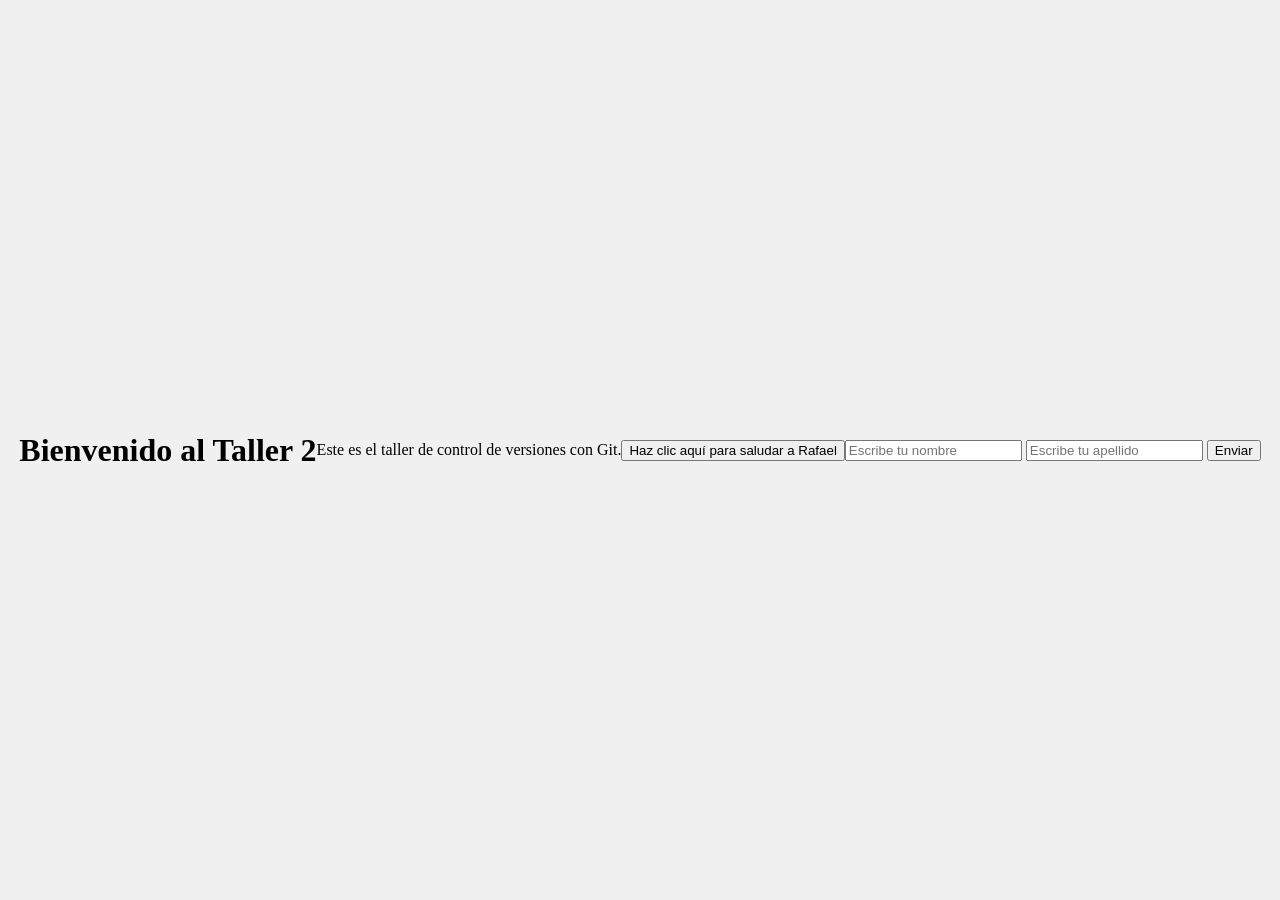
<file: index.html>
<!DOCTYPE html>
<html lang="en">
<head>
    <meta charset="UTF-8">
    <meta name="viewport" content="width=device-width, initial-scale=1.0">
    <title>Taller 2</title>
    <link rel="stylesheet" href="styles.css">
</head>
<body>
    <h1>Bienvenido al Taller 2</h1>
    <p>Este es el taller de control de versiones con Git.</p>
    <button onclick="saludos('Rafael')">Haz clic aquí para saludar a Rafael</button>

    <form action="" method="post">
        <input type="text" name="nombre" id="" placeholder="Escribe tu nombre">
        <input type="text" name="apellido" id="" placeholder="Escribe tu apellido">
        <input type="submit" value="Enviar">
    </form>
    <script src="index.js"></script>
</body>
</html>
</file>
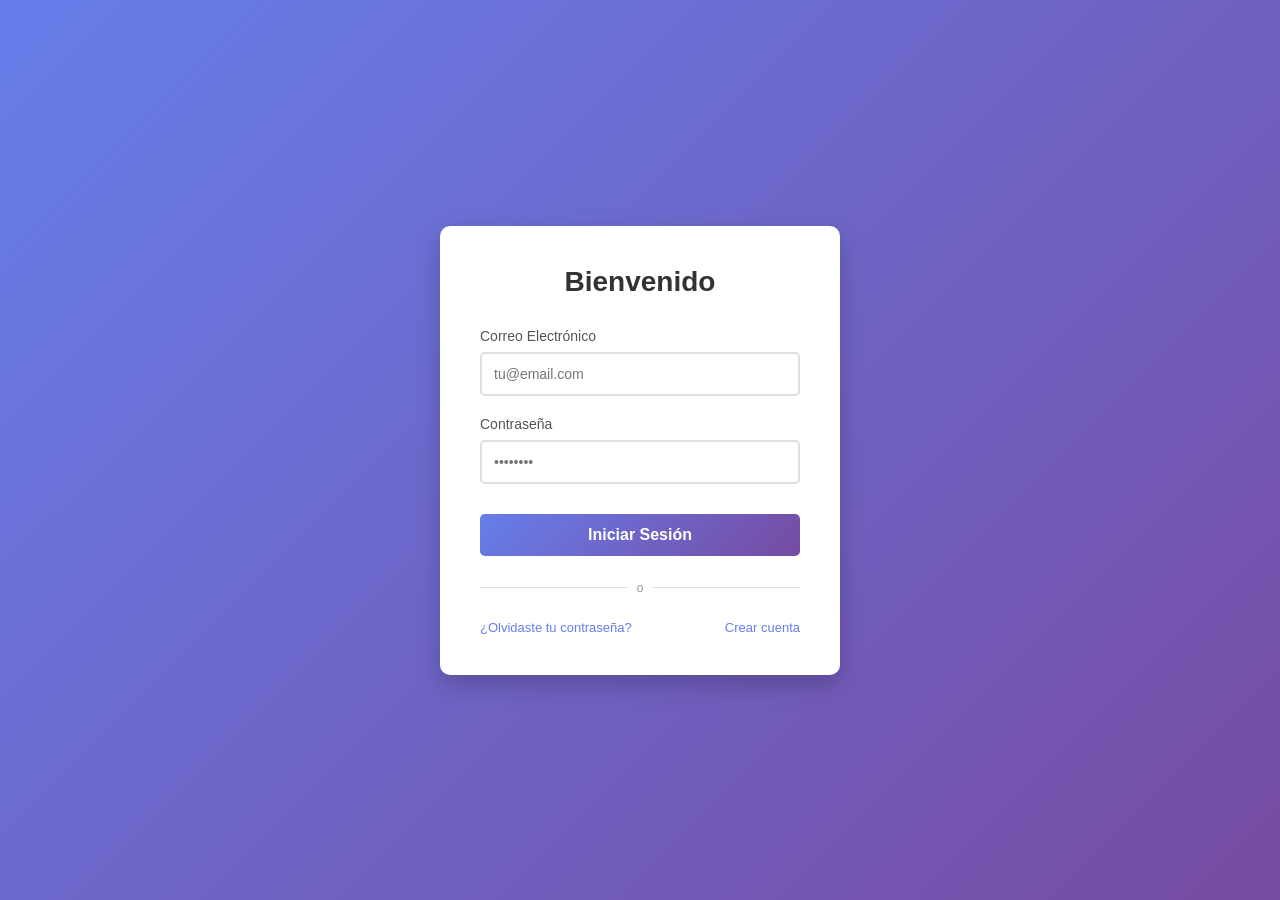
<file: login.html>
<!DOCTYPE html>
<html lang="es">
<head>
    <meta charset="UTF-8">
    <meta name="viewport" content="width=device-width, initial-scale=1.0">
    <title>Login Moderno</title>
    <style>
        * {
            margin: 0;
            padding: 0;
            box-sizing: border-box;
        }

        body {
            font-family: 'Segoe UI', Tahoma, Geneva, Verdana, sans-serif;
            background: linear-gradient(135deg, #667eea 0%, #764ba2 100%);
            min-height: 100vh;
            display: flex;
            justify-content: center;
            align-items: center;
        }

        .container {
            background: white;
            padding: 40px;
            border-radius: 10px;
            box-shadow: 0 10px 25px rgba(0, 0, 0, 0.2);
            width: 100%;
            max-width: 400px;
            animation: slideIn 0.5s ease-out;
        }

        @keyframes slideIn {
            from {
                opacity: 0;
                transform: translateY(-30px);
            }
            to {
                opacity: 1;
                transform: translateY(0);
            }
        }

        h1 {
            text-align: center;
            color: #333;
            margin-bottom: 30px;
            font-size: 28px;
        }

        .form-group {
            margin-bottom: 20px;
        }

        label {
            display: block;
            margin-bottom: 8px;
            color: #555;
            font-weight: 500;
            font-size: 14px;
        }

        input {
            width: 100%;
            padding: 12px;
            border: 2px solid #e0e0e0;
            border-radius: 5px;
            font-size: 14px;
            transition: all 0.3s ease;
        }

        input:focus {
            outline: none;
            border-color: #667eea;
            box-shadow: 0 0 0 3px rgba(102, 126, 234, 0.1);
        }

        button {
            width: 100%;
            padding: 12px;
            background: linear-gradient(135deg, #667eea 0%, #764ba2 100%);
            color: white;
            border: none;
            border-radius: 5px;
            font-size: 16px;
            font-weight: 600;
            cursor: pointer;
            transition: all 0.3s ease;
            margin-top: 10px;
        }

        button:hover {
            transform: translateY(-2px);
            box-shadow: 0 5px 20px rgba(102, 126, 234, 0.4);
        }

        button:active {
            transform: translateY(0);
        }

        .links {
            display: flex;
            justify-content: space-between;
            margin-top: 20px;
            font-size: 13px;
        }

        .links a {
            color: #667eea;
            text-decoration: none;
            transition: color 0.3s ease;
        }

        .links a:hover {
            color: #764ba2;
        }

        .error {
            color: #e74c3c;
            font-size: 13px;
            margin-top: 5px;
            display: none;
        }

        .success {
            color: #27ae60;
            font-size: 13px;
            margin-top: 5px;
            display: none;
        }

        .divider {
            display: flex;
            align-items: center;
            margin: 25px 0;
        }

        .divider::before,
        .divider::after {
            content: '';
            flex: 1;
            height: 1px;
            background: #e0e0e0;
        }

        .divider span {
            padding: 0 10px;
            color: #999;
            font-size: 12px;
        }
    </style>
</head>
<body>
    <div class="container">
        <h1>Bienvenido</h1>
        <form id="loginForm">
            <div class="form-group">
                <label for="email">Correo Electrónico</label>
                <input type="email" id="email" placeholder="tu@email.com" required>
                <div class="error" id="emailError"></div>
            </div>

            <div class="form-group">
                <label for="password">Contraseña</label>
                <input type="password" id="password" placeholder="••••••••" required>
                <div class="error" id="passwordError"></div>
            </div>

            <button type="submit">Iniciar Sesión</button>
            <div class="success" id="successMessage">¡Inicio de sesión exitoso!</div>

            <div class="divider">
                <span>o</span>
            </div>

            <div class="links">
                <a href="#forgot">¿Olvidaste tu contraseña?</a>
                <a href="#signup">Crear cuenta</a>
            </div>
        </form>
    </div>

    <script>
        const loginForm = document.getElementById('loginForm');
        const emailInput = document.getElementById('email');
        const passwordInput = document.getElementById('password');
        const emailError = document.getElementById('emailError');
        const passwordError = document.getElementById('passwordError');
        const successMessage = document.getElementById('successMessage');

        loginForm.addEventListener('submit', function(e) {
            e.preventDefault();
            
            // Limpiar mensajes previos
            emailError.style.display = 'none';
            passwordError.style.display = 'none';
            successMessage.style.display = 'none';

            const email = emailInput.value.trim();
            const password = passwordInput.value.trim();

            let isValid = true;

            // Validar email
            const emailRegex = /^[^\s@]+@[^\s@]+\.[^\s@]+$/;
            if (!email) {
                emailError.textContent = 'El correo es requerido';
                emailError.style.display = 'block';
                isValid = false;
            } else if (!emailRegex.test(email)) {
                emailError.textContent = 'Ingresa un correo válido';
                emailError.style.display = 'block';
                isValid = false;
            }

            // Validar contraseña
            if (!password) {
                passwordError.textContent = 'La contraseña es requerida';
                passwordError.style.display = 'block';
                isValid = false;
            } else if (password.length < 6) {
                passwordError.textContent = 'La contraseña debe tener al menos 6 caracteres';
                passwordError.style.display = 'block';
                isValid = false;
            }

            if (isValid) {
                successMessage.style.display = 'block';
                console.log('Login exitoso:', { email, password });
                
                // Aquí iría la lógica para enviar los datos al servidor
                // loginForm.reset();
            }
        });

        // Limpiar errores cuando el usuario empieza a escribir
        emailInput.addEventListener('input', function() {
            if (emailError.style.display !== 'none') {
                emailError.style.display = 'none';
            }
        });

        passwordInput.addEventListener('input', function() {
            if (passwordError.style.display !== 'none') {
                passwordError.style.display = 'none';
            }
        });
    </script>
</body>
</html>
</file>
<file: styles.css>
body {
    background-color: #f0f0f0; /* Color de fondo claro */
    display: flex;
    justify-content: center;
    align-items: center;
    height: 100vh; /* Altura completa de la ventana */
    margin: 0; /* Eliminar márgenes por defecto */
}
</file>
